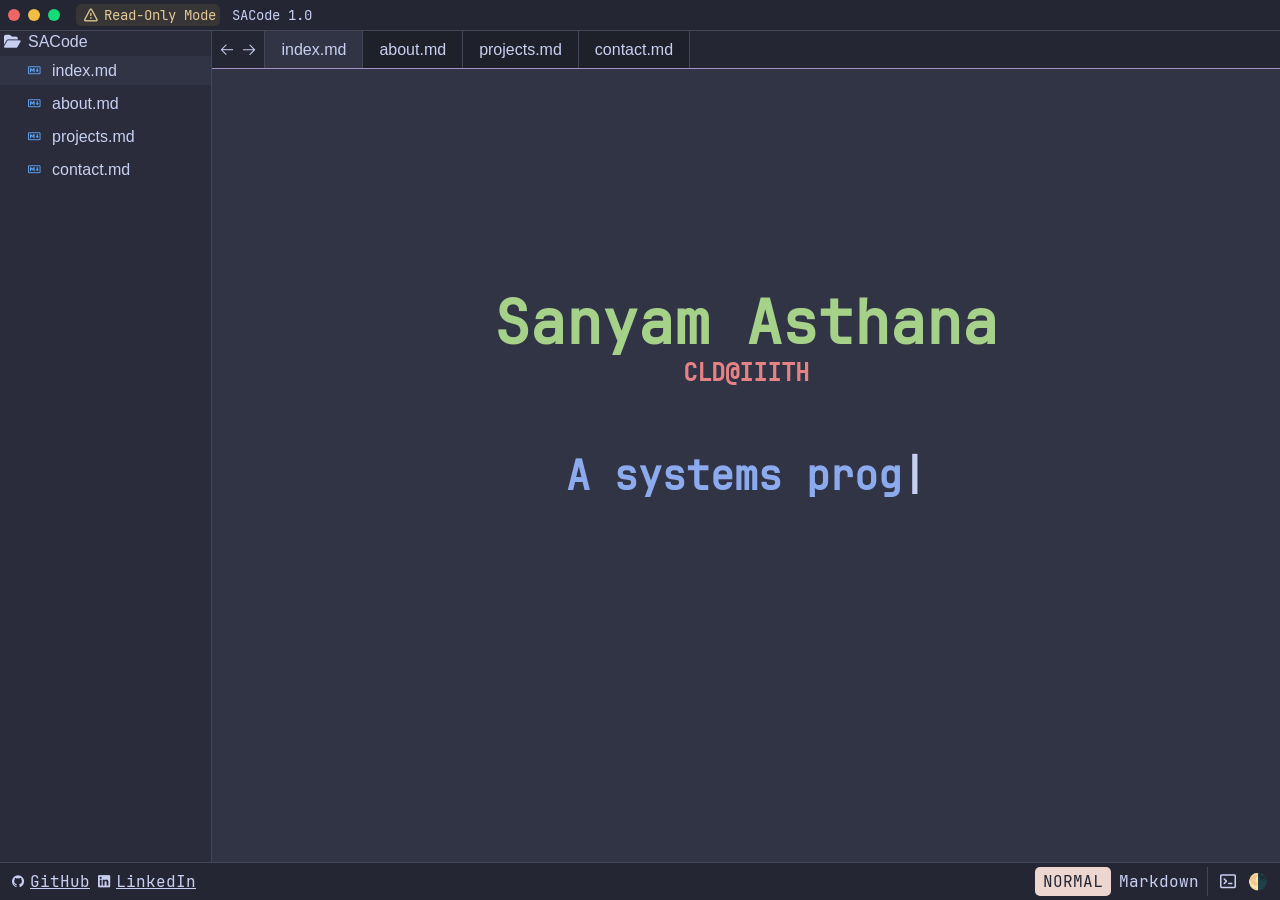
<file: index.html>
<!doctype html>
<html lang="en">
    <head>
        <title>Sanyam Asthana</title>
        <link rel="stylesheet" href="styles.css" type="text/css"/>
        <meta charset="UTF-8">
        <meta name="viewport" content="width=device-width, initial-scale=1.0">
        <meta name="description" content="Sanyam Asthana — dual-degree CS and Computational Linguistics student at IIIT Hyderabad. Systems programmer, NLP researcher, and CTF enthusiast.">
        <meta name="author" content="Sanyam Asthana">
        <meta name="keywords" content="Sanyam Asthana, IIIT Hyderabad, computational linguistics, natural language processing, systems programming, cybersecurity, programming languages">

        <script type="application/ld+json">
           {
             "@context": "https://schema.org",
             "@type": "Person",
             "name": "Sanyam Asthana",
             "email": "sanyam.asthana@gmail.com",
             "url": "https://researchweb.iiit.ac.in/~sanyam.asthana/",
             "sameAs": ["https://github.com/Sanyam-Asthana", "https://www.linkedin.com/in/sanyam-asthana/"]
           }
        </script> <!-- Good for SEO -->

    </head>
    <body id="page-body">

        <header>
                <div id="header-left">
                    <div class="red-circle"></div>
                    <div class="yellow-circle"></div>
                    <div class="green-circle"></div>
                    <h1 class="alert"><span class="nerd-icon"> </span>Read-Only Mode</h1>
                    <h1>SACode 1.0</h1>
                </div>
                <div id="header-right">
                </div>
        </header>
        <main id="main-content">
            <nav id="sidebar">
                <p><span class="nerd-icon"> </span>SACode</p>
                <ul>
                    <li class="focused"><a href="index.html"><span class="nerd-icon md-icon"> </span>index.md</a></li>
                    <li><a href="about.html"><span class="nerd-icon md-icon"> </span>about.md</a></li>
                    <li><a href="projects.html"><span class="nerd-icon md-icon"> </span>projects.md</a></li>
                    <li><a href="contact.html"><span class="nerd-icon md-icon"> </span>contact.md</a></li>
                </ul>
            </nav>
            <section id="content">
                <div id="file-tab-bar">
                    <div id="navigation-arrows">
                        <span class="nerd-icon"></span>
                        <span class="nerd-icon"></span>
                    </div>
                    <div class="file-tab file-tab-focused">
                        <a href="index.html">index.md</a>
                    </div>
                    <div class="file-tab">
                        <a href="about.html">about.md</a>
                    </div>
                    <div class="file-tab">
                        <a href="projects.html">projects.md</a>
                    </div>
                    <div class="file-tab">
                        <a href="contact.html">contact.md</a>
                    </div>
                </div>

                <article id="text" spellcheck="false">
                    <div id="hero">
                        <h1 class="green">Sanyam Asthana</h1>
                        <h2 class="red">CLD@IIITH</h2>

                        <div id="typing-div">
                            <h3 class="blue" id="typing-text"></h3>
                            <h3 class="cursor">|</h3>
                        </div>
                    </div>


                </article>

                <section id="terminal">
                    <div id="terminal-tab-bar">
                        <div class="terminal-tab">
                            SACode - shell
                        </div>
                    </div>
                    <div id="terminal-content">
                        <span class="green">Press 'J' to toggle terminal</span><br>
                        <br>

                        <div class="prompt">
                            <label for="terminal-input" class="blue">shell$</label>
                            <input type="text" id="terminal-input" spellcheck="false">
                        </div>
                    </div>
                </section>
            </section>
        </main>

        <footer>
            <div id="footer-div">
                <div id="footer-left">
                    <span class="nerd-icon"> </span
                    ><a href="#">GitHub</a>

                    <span class="nerd-icon"> </span
                    ><a href="#">LinkedIn</a>
                </div>

                <div id="footer-right">
                    <div id="vim-normal">
                        NORMAL
                    </div>
                    <div id="markdown-text">
                        Markdown
                    </div>

                    <div id="footer-icons">
                        <span class="nerd-icon" onclick="toggleTerminal()" role="button" tabindex="0" aria-label="Toggle Terminal" aria-controls="terminal"> </span>
                        <span class="nerd-icon" id="switch-theme" role="button" tabindex="0" aria-label="Toggle Theme" aria-controls="page-body">🌗</span>
                    </div>
                </div>
            </div>
        </footer>

        <script src="scripts.js"></script>
        <script src="typing.js"></script>
    </body>
</html>
</file>
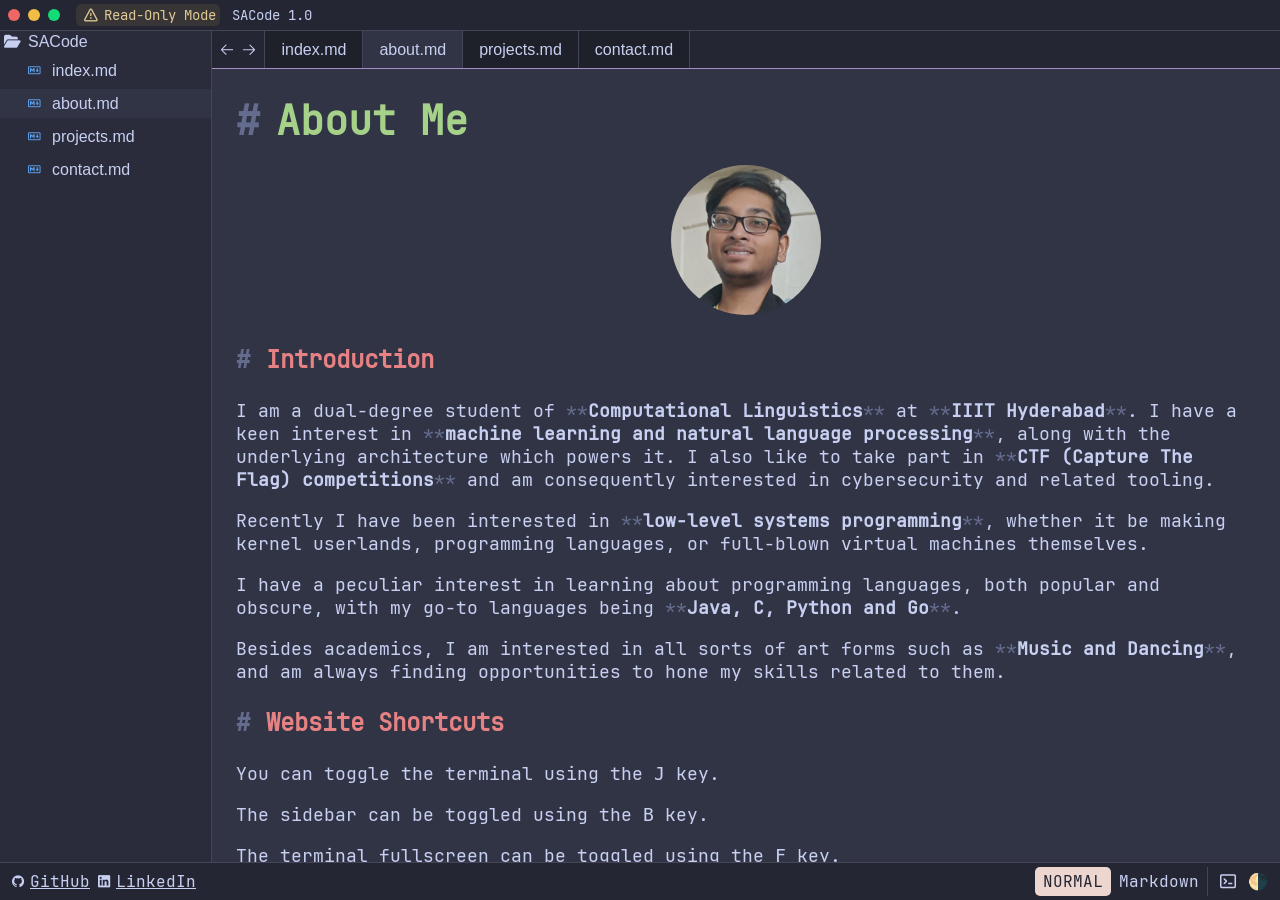
<file: about.html>
<!doctype html>
<html lang="en">
    <head>
        <title>Sanyam Asthana</title>
        <link rel="stylesheet" href="styles.css" type="text/css"/>
        <meta charset="UTF-8">
        <meta name="viewport" content="width=device-width, initial-scale=1.0">
        <meta name="description" content="Sanyam Asthana — dual-degree CS and Computational Linguistics student at IIIT Hyderabad. Systems programmer, NLP researcher, and CTF enthusiast.">
        <meta name="author" content="Sanyam Asthana">
        <meta name="keywords" content="Sanyam Asthana, IIIT Hyderabad, computational linguistics, natural language processing, systems programming, cybersecurity, programming languages">

        <script type="application/ld+json">
           {
             "@context": "https://schema.org",
             "@type": "Person",
             "name": "Sanyam Asthana",
             "email": "sanyam.asthana@gmail.com",
             "url": "https://researchweb.iiit.ac.in/~sanyam.asthana/",
             "sameAs": ["https://github.com/Sanyam-Asthana", "https://www.linkedin.com/in/sanyam-asthana/"]
           }
        </script> <!-- Good for SEO -->

    </head>
    <body id="page-body">

        <header>
                <div id="header-left">
                    <div class="red-circle"></div>
                    <div class="yellow-circle"></div>
                    <div class="green-circle"></div>
                    <h1 class="alert"><span class="nerd-icon"> </span>Read-Only Mode</h1>
                    <h1>SACode 1.0</h1>
                </div>
                <div id="header-right">
                </div>
        </header>
        <main id="main-content">
            <nav id="sidebar">
                <p><span class="nerd-icon"> </span>SACode</p>
                <ul>
                    <li><a href="index.html"><span class="nerd-icon md-icon"> </span>index.md</a></li>
                    <li class="focused"><a href="about.html"><span class="nerd-icon md-icon"> </span>about.md</a></li>
                    <li><a href="projects.html"><span class="nerd-icon md-icon"> </span>projects.md</a></li>
                    <li><a href="contact.html"><span class="nerd-icon md-icon"> </span>contact.md</a></li>
                </ul>
            </nav>
            <section id="content">
                <div id="file-tab-bar">
                    <div id="navigation-arrows">
                        <span class="nerd-icon"></span>
                        <span class="nerd-icon"></span>
                    </div>
                    <div class="file-tab">
                        <a href="index.html">index.md</a>
                    </div>
                    <div class="file-tab file-tab-focused">
                        <a href="about.html">about.md</a>
                    </div>
                    <div class="file-tab">
                        <a href="projects.html">projects.md</a>
                    </div>
                    <div class="file-tab">
                        <a href="contact.html">contact.md</a>
                    </div>
                </div>

                <article id="text" spellcheck="false">
                    <h2><span class="dim">#</span><span class="green">About Me</span></h2>

                    <center>
                        <img src="images/pfp.jpg" alt="profile picture" id="pfp">
                    </center>

                    <section>
                        <h3><span class="dim">#</span><span class="red">Introduction</span></h3>
                        <p>I am a dual-degree student of <span class="bold-md">Computational Linguistics</span> at <span class="bold-md">IIIT Hyderabad</span>. I have a keen interest in <span class="bold-md">machine learning and natural language processing</span>, along with the underlying architecture which powers it. I also like to take part in <span class="bold-md">CTF (Capture The Flag) competitions</span> and am consequently interested in cybersecurity and related tooling.</p>

                        <p>Recently I have been interested in <span class="bold-md">low-level systems programming</span>, whether it be making kernel userlands, programming languages, or full-blown virtual machines themselves.</p>

                        <p>I have a peculiar interest in learning about programming languages, both popular and obscure, with my go-to languages being <span class="bold-md">Java, C, Python and Go</span>.</p>

                        <p>Besides academics, I am interested in all sorts of art forms such as <span class="bold-md">Music and Dancing</span>, and am always finding opportunities to hone my skills related to them.</p>
                    </section>

                    <section>
                        <h3><span class="dim">#</span><span class="red">Website Shortcuts</span></h3>
                        <p>You can toggle the terminal using the <kbd>J</kbd> key.</p>
                        <p>The sidebar can be toggled using the <kbd>B</kbd> key.</p>
                        <p>The terminal fullscreen can be toggled using the <kbd>F</kbd> key.</p>
                    </section>

                    <section id="timeline">
                        <h3 class="red"><span class="dim">#</span>Timeline</h3>
                        <section id="timeline-content">

                            <div class="timeline-left">
                                <div class="timeline-card reveal-section">
                                    <h4>Pre-2015</h4>
                                    <h5>Interest building</h5>
                                    <p>Took part and won in various computer competitions like NCO. This era was very essential for the initial interest building.</p>
                                </div>
                            </div>

                            <div class="timeline-right">
                                <div class="timeline-card reveal-section">
                                    <h4>2015</h4>
                                    <h5>First technical feat</h5>
                                    <p>Rooted my first ever device: A Samsung Galaxy Grand 2 was the victim. Editing game files for currency was peak hacking (for me)</p>
                                </div>
                            </div>

                            <div class="timeline-left">
                                <div class="timeline-card reveal-section">
                                    <h4>2016</h4>
                                    <h5>First "programming" exposure</h5>
                                    <p>Got introduced to MSWLogo. Spent 2 full years on it doing whatever I could with it (even very obscure things!)</p>
                                </div>
                            </div>

                            <div class="timeline-right">
                                <div class="timeline-card reveal-section">
                                    <h4>2017</h4>
                                    <h5>Scratch Era + HTML</h5>
                                    <p>Got introduced to Scratch. Spent 3 years making awesome (according to me) games on it. This era built essential logical and problem-solving skills. I also learnt HTML around this time.</p>
                                </div>
                            </div>

                            <div class="timeline-left">
                                <div class="timeline-card reveal-section">
                                    <h4>2018</h4>
                                    <h5>First "real" programming exposure</h5>
                                    <p>Exposed to Java. Did not explore it at a depth. Wrote small programs, but big enough for my satisfaction back then.</p>
                                </div>
                            </div>

                            <div class="timeline-right">
                                <div class="timeline-card reveal-section">
                                    <h4>2020-2022</h4>
                                    <h5>Covid times</h5>
                                    <p>Further honed my skills in Java through Minecraft modding and plugin creation. I would also learn full frontend at this time, where one of my websites hit an average of 2k users daily.</p>
                                </div>
                            </div>

                            <div class="timeline-left">
                                <div class="timeline-card reveal-section">
                                    <h4>2023</h4>
                                    <h5>Passed 10th grade</h5>
                                    <p>Passed from The Frank Anthony Public School, New Delhi, with have taken part in various intra-school activities.</p>
                                </div>
                            </div>

                            <div class="timeline-right">
                                <div class="timeline-card reveal-section">
                                    <h4>2023</h4>
                                    <h5>DPS RK Puram</h5>
                                    <p>Joined DPS RK Puram and the technology club, Exun Clan</p>
                                </div>
                            </div>

                            <div class="timeline-left">
                                <div class="timeline-card reveal-section">
                                    <h4>2024</h4>
                                    <h5>DPS RK Puram</h5>
                                    <p>Appointed as the President of CubXL, the Cubing Society of DPSRKP, and as the department head of the game development department at Exun.</p>
                                </div>
                            </div>

                            <div class="timeline-right">
                                <div class="timeline-card reveal-section">
                                    <h4>2025</h4>
                                    <h5>Machine Learning</h5>
                                    <p>Became extremely interested in Machine Learning following DeepSeek R1's release.</p>
                                </div>
                            </div>

                            <div class="timeline-left">
                                <div class="timeline-card reveal-section">
                                    <h4>2025</h4>
                                    <h5>DPS RK Puram</h5>
                                    <p>Graduated from the school with a gold medal of academic excellence</p>
                                </div>
                            </div>

                            <div class="timeline-right">
                                <div class="timeline-card reveal-section">
                                    <h4>2025</h4>
                                    <h5>IIIT Hyderabad</h5>
                                    <p>Joined the CLD program at IIIT Hyderabad to further foster my interest in Machine Learning and NLP.</p>
                                </div>
                            </div>

                            <div class="timeline-left">
                                <div class="timeline-card reveal-section">
                                    <h4>2025</h4>
                                    <h5>IIIT Hyderabad</h5>
                                    <p>Got first Research Assistant position</p>
                                </div>
                            </div>

                            <div class="timeline-right">
                                <div class="timeline-card reveal-section">
                                    <h4>2026</h4>
                                    <h5>IIIT Hyderabad</h5>
                                    <p>Founded TRICS (TRuly Incredible Cubing Society) at IIIT, carrying forward the legacy of CubXL.</p>
                                </div>
                            </div>

                            <div class="timeline-left">
                                <div class="timeline-card reveal-section">
                                    <h4>2026</h4>
                                    <h5>IIIT Hyderabad</h5>
                                    <p>Got a Research Assistant position at Virtual Labs, SERC (Software Engineering Research Centre), IIIT-H.</p>
                                </div>
                            </div>

                        </section>
                    </section>
                </article>

                <section id="terminal">
                    <div id="terminal-tab-bar">
                        <div class="terminal-tab">
                            SACode - shell
                        </div>
                    </div>
                    <div id="terminal-content">
                        <span class="green">Press 'J' to toggle terminal</span><br>
                        <br>

                        <div class="prompt">
                            <label for="terminal-input" class="blue">shell$</label>
                            <input type="text" id="terminal-input" spellcheck="false">
                        </div>
                    </div>
                </section>
            </section>
        </main>

        <footer>
            <div id="footer-div">
                <div id="footer-left">
                    <span class="nerd-icon"> </span
                    ><a href="#">GitHub</a>

                    <span class="nerd-icon"> </span
                    ><a href="#">LinkedIn</a>
                </div>

                <div id="footer-right">
                    <div id="vim-normal">
                        NORMAL
                    </div>
                    <div id="markdown-text">
                        Markdown
                    </div>

                    <div id="footer-icons">
                        <span class="nerd-icon" onclick="toggleTerminal()" role="button" tabindex="0" aria-label="Toggle Terminal" aria-controls="terminal"> </span>
                        <span class="nerd-icon" id="switch-theme" role="button" tabindex="0" aria-label="Toggle Theme" aria-controls="page-body">🌗</span>
                    </div>
                </div>
            </div>
        </footer>

        <script src="scripts.js"></script>
    </body>
</html>
</file>
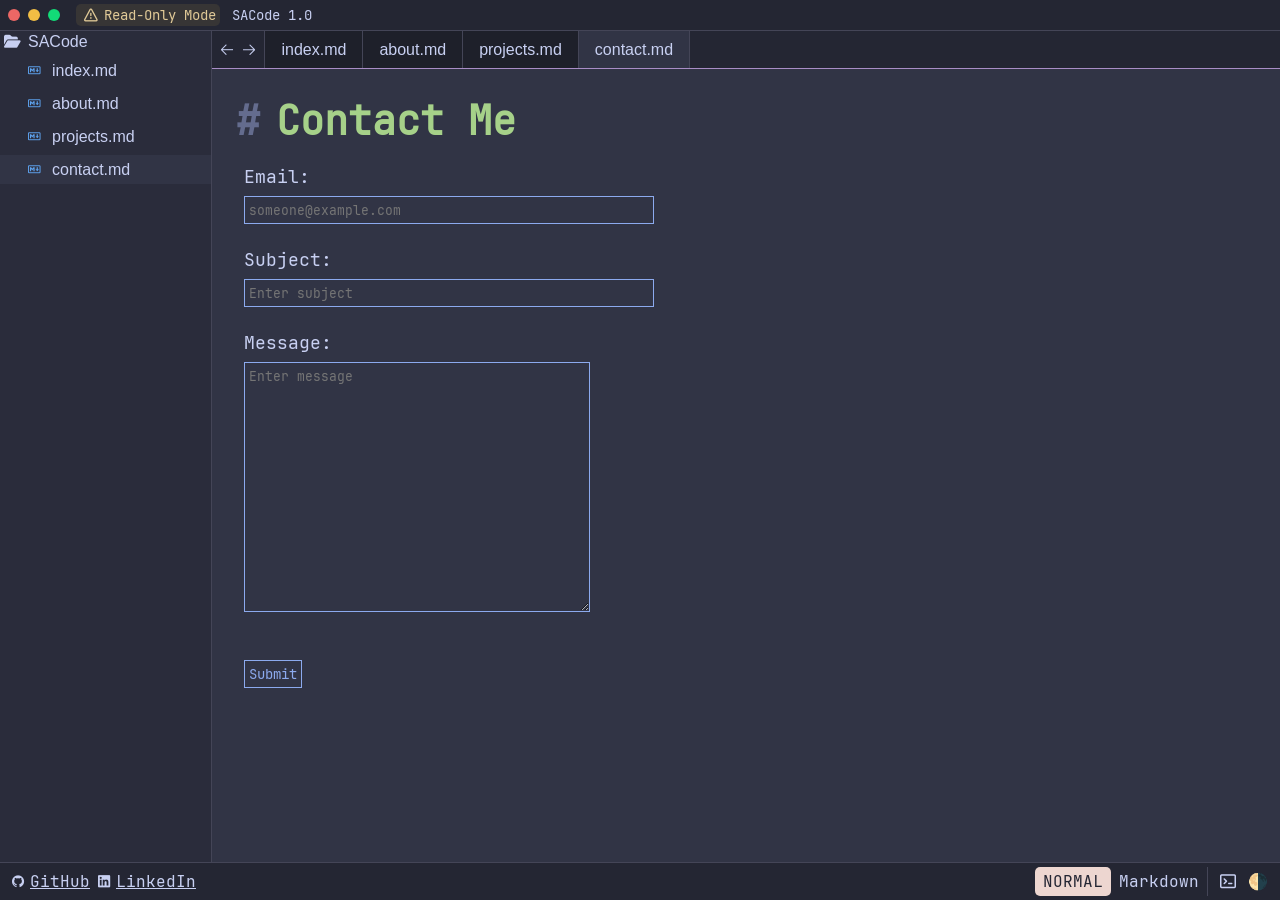
<file: contact.html>
<!doctype html>
<html lang="en">
    <head>
        <title>Sanyam Asthana</title>
        <link rel="stylesheet" href="styles.css" type="text/css"/>
        <meta charset="UTF-8">
        <meta name="viewport" content="width=device-width, initial-scale=1.0">
        <meta name="description" content="Sanyam Asthana — dual-degree CS and Computational Linguistics student at IIIT Hyderabad. Systems programmer, NLP researcher, and CTF enthusiast.">
        <meta name="author" content="Sanyam Asthana">
        <meta name="keywords" content="Sanyam Asthana, IIIT Hyderabad, computational linguistics, natural language processing, systems programming, cybersecurity, programming languages">

        <script type="application/ld+json">
           {
             "@context": "https://schema.org",
             "@type": "Person",
             "name": "Sanyam Asthana",
             "email": "sanyam.asthana@gmail.com",
             "url": "https://researchweb.iiit.ac.in/~sanyam.asthana/",
             "sameAs": ["https://github.com/Sanyam-Asthana", "https://www.linkedin.com/in/sanyam-asthana/"]
           }
        </script> <!-- Good for SEO -->

    </head>
    <body id="page-body">

        <header>
                <div id="header-left">
                    <div class="red-circle"></div>
                    <div class="yellow-circle"></div>
                    <div class="green-circle"></div>
                    <h1 class="alert"><span class="nerd-icon"> </span>Read-Only Mode</h1>
                    <h1>SACode 1.0</h1>
                </div>
                <div id="header-right">
                </div>
        </header>
        <main id="main-content">
            <nav id="sidebar">
                <p><span class="nerd-icon"> </span>SACode</p>
                <ul>
                    <li><a href="index.html"><span class="nerd-icon md-icon"> </span>index.md</a></li>
                    <li><a href="about.html"><span class="nerd-icon md-icon"> </span>about.md</a></li>
                    <li><a href="projects.html"><span class="nerd-icon md-icon"> </span>projects.md</a></li>
                    <li class="focused"><a href="contact.html"><span class="nerd-icon md-icon"> </span>contact.md</a></li>
                </ul>
            </nav>
            <section id="content">
                <div id="file-tab-bar">
                    <div id="navigation-arrows">
                        <span class="nerd-icon"></span>
                        <span class="nerd-icon"></span>
                    </div>
                    <div class="file-tab">
                        <a href="index.html">index.md</a>
                    </div>
                    <div class="file-tab">
                        <a href="about.html">about.md</a>
                    </div>
                    <div class="file-tab">
                        <a href="projects.html">projects.md</a>
                    </div>
                    <div class="file-tab file-tab-focused">
                        <a href="contact.html">contact.md</a>
                    </div>
                </div>

                <article id="text" spellcheck="false">
                    <dialog id="submit-popup">
                        Message Sent!
                    </dialog>

                    <h2 class="green"><span class="dim">#</span>Contact Me</h2>

                    <form>
                        <div class="form-field">
                            <label for="email">Email:</label>
                            <input type="text" id="email" name="email" placeholder="someone@example.com">
                        </div>

                        <div class="form-field">
                            <label for="subject">Subject:</label>
                            <input type="text" id="subject" name="subject" placeholder="Enter subject">
                        </div>

                        <div class="form-field">
                            <label for="message">Message:</label>
                            <textarea id="message" name="message" placeholder="Enter message"></textarea>
                        </div>

                        <span id="error-msg" class="red"></span>

                        <button type="submit" id="submit-button">Submit</button>
                    </form>

                </article>

                <section id="terminal">
                    <div id="terminal-tab-bar">
                        <div class="terminal-tab">
                            SACode - shell
                        </div>
                    </div>
                    <div id="terminal-content">
                        <span class="green">Press 'J' to toggle terminal</span><br>
                        <br>

                        <div class="prompt">
                            <label for="terminal-input" class="blue">shell$</label>
                            <input type="text" id="terminal-input" spellcheck="false">
                        </div>
                    </div>
                </section>
            </section>
        </main>

        <footer>
            <div id="footer-div">
                <div id="footer-left">
                    <span class="nerd-icon"> </span
                    ><a href="#">GitHub</a>

                    <span class="nerd-icon"> </span
                    ><a href="#">LinkedIn</a>
                </div>

                <div id="footer-right">
                    <div id="vim-normal">
                        NORMAL
                    </div>
                    <div id="markdown-text">
                        Markdown
                    </div>

                    <div id="footer-icons">
                        <span class="nerd-icon" onclick="toggleTerminal()" role="button" tabindex="0" aria-label="Toggle Terminal" aria-controls="terminal"> </span>
                        <span class="nerd-icon" id="switch-theme" role="button" tabindex="0" aria-label="Toggle Theme" aria-controls="page-body">🌗</span>
                    </div>
                </div>
            </div>
        </footer>

        <script src="scripts.js"></script>
        <script src="form.js"></script>
    </body>
</html>
</file>
<file: styles.css>
* {
    transition: background-color 0.4s ease-in-out, color 0.4s ease-in-out, border-color 0.4s ease-in-out, box-shadow 0.4s ease-in-out;
}

[data-theme="catpuccin"] {
    --header-bg-color: rgb(36, 38, 51);
    --footer-bg-color: rgb(36, 38, 51);
    --sidebar-bg-color: rgb(42, 44, 59);
    --primary-text: rgb(200, 208, 242);
    --red-circle: rgb(236, 103, 101);
    --yellow-circle: rgb(241, 189, 68);
    --green-circle: rgb(18, 219, 119);
    --primary-border: rgb(68, 69, 87);
    --file-focus-color: rgb(49, 52, 69);
    --sidebar-hover-bg: rgb(60, 63, 80);
    --content-bg-color: rgb(49, 52, 69);
    --html-icon-color: rgb(213, 92, 38);
    --alert-bg-color: rgb(55, 53, 53);
    --alert-text-color: rgb(224, 201, 151);
    --file-tab-deselected: rgb(30, 32, 42);
    --dim-text: rgb(100, 108, 142);
    --md-icon-color: rgb(94, 163, 239);
    --accent-color: rgb(169, 141, 198);
    --vim-normal-bg: rgb(237, 214, 208);
    --syntax-green: #a6d189;
    --syntax-red: #e78284;
    --syntax-blue: #8caaee;

    --text-2xs: 14px;
    --text-xs: 16px;
    --text-sm: 18px;
    --text-md: 24px;
    --text-lg: 40px;
    --text-xl: 50px;
    --text-2xl: 60px;

    --space-2xs: 4px;
    --space-xs: 8px;
    --space-sm: 16px;
    --space-md: 24px;
    --space-lg: 40px;
} /* All colors and text sizes defined here */

[data-theme="monokai"] {
    --header-bg-color: rgb(60, 58, 62);
    --footer-bg-color: rgb(60, 58, 62);
    --sidebar-bg-color: rgb(50, 48, 52);
    --primary-text: rgb(252, 252, 250);
    --red-circle: rgb(236, 103, 101);
    --yellow-circle: rgb(241, 189, 68);
    --green-circle: rgb(18, 219, 119);
    --primary-border: rgb(70, 68, 72);
    --file-focus-color: rgb(60, 58, 61);
    --sidebar-hover-bg: rgb(60, 58, 61);
    --content-bg-color: rgb(44, 42, 46);
    --html-icon-color: rgb(213, 92, 38);
    --alert-bg-color: rgb(55, 53, 53);
    --alert-text-color: rgb(224, 201, 151);
    --file-tab-deselected: rgb(30, 32, 42);
    --dim-text: rgb(100, 108, 142);
    --md-icon-color: rgb(94, 163, 239);
    --accent-color: rgb(249, 218, 120);
    --vim-normal-bg: rgb(237, 214, 208);
    --syntax-green: rgb(179, 219, 130);
    --syntax-red: rgb(237, 108, 137);
    --syntax-blue: rgb(145, 218, 230);

    --text-2xs: 14px;
    --text-xs: 16px;
    --text-sm: 18px;
    --text-md: 24px;
    --text-lg: 40px;
    --text-xl: 50px;
    --text-2xl: 60px;

    --space-2xs: 4px;
    --space-xs: 8px;
    --space-sm: 16px;
    --space-md: 24px;
    --space-lg: 40px;
} /* Monokai Theme */

[data-theme="github-light"] {
    --header-bg-color: rgb(246, 248, 250);
    --footer-bg-color: rgb(246, 248, 250);
    --sidebar-bg-color: rgb(246, 248, 250);
    --primary-text: rgb(32, 35, 40);
    --red-circle: rgb(236, 103, 101);
    --yellow-circle: rgb(241, 189, 68);
    --green-circle: rgb(18, 219, 119);
    --primary-border: rgb(224, 228, 232);
    --file-focus-color: rgb(232, 235, 238);
    --sidebar-hover-bg: rgb(232, 235, 238);
    --content-bg-color: rgb(255, 255, 255);
    --html-icon-color: rgb(213, 92, 38);
    --alert-bg-color: rgb(246, 248, 250);
    --alert-text-color: rgb(147, 105, 33);
    --file-tab-deselected: rgb(246, 248, 250);
    --dim-text: rgb(100, 108, 142);
    --md-icon-color: rgb(94, 163, 239);
    --accent-color: rgb(224, 228, 232);
    --vim-normal-bg: rgb(91, 99, 109);
    --syntax-green: rgb(45, 97, 48);
    --syntax-red: rgb(190, 53, 54);
    --syntax-blue: rgb(33, 79, 168);

    --text-2xs: 14px;
    --text-xs: 16px;
    --text-sm: 18px;
    --text-md: 24px;
    --text-lg: 40px;
    --text-xl: 50px;
    --text-2xl: 60px;

    --space-2xs: 4px;
    --space-xs: 8px;
    --space-sm: 16px;
    --space-md: 24px;
    --space-lg: 40px;
} /* GitHub Light Theme */

@font-face { /* JetBrains Supremacy */
    font-family: 'JetBrainsMono Nerd Font';
    src: url('JetBrainsMonoNerdFont-Subset.woff2') format('woff2');
    font-weight: normal;
    font-style: normal;
}

@media (prefers-reduced-motion: reduce) {
    *, ::before, ::after {
        animation-delay: -1ms !important; /* The delay is set to -1ms so the animation finishes instantly */
        animation-duration: 1ms !important; /* The duration is set to 1ms instead of 0 so the JS does not break */
        scroll-behavior: auto !important; /* Disables smooth scroll on the page */
        transition-duration: 0.1s !important; /* Stripping the transition duration */
        transition-delay: 0s !important; /* Transition delay can be 0. The JS does not break */
    }

    .reveal-section, .timeline-card, .timeline-card p { /* self-explanatory */
        transform: none !important;
        width: 45% !important;
        opacity: 1 !important;
    }
}

body {
    margin: 0;
    font-family: Helvetica, 'Arial', sans-serif;
    color: var(--primary-text);
    height: 100dvh;
    display: flex;
    flex-direction: column;
    overflow: hidden;
    background-color: var(--content-bg-color);
}

a {
    color: var(--primary-text);
    text-decoration: underline;
}

header {
    display: flex;
    justify-content: space-between;
    align-items: center;
    padding-top: var(--space-2xs);
    padding-bottom: var(--space-2xs);
    padding-left: var(--space-xs);
    padding-right: var(--space-xs);
    background-color: var(--header-bg-color);
    border-bottom: 1px solid var(--primary-border);
    font-family: "JetBrainsMono Nerd Font", "Arial", sans-serif;
}

@media screen and (max-width: 395px) {
    header {
        display: none;
    }
}

@keyframes slideHorizontal {
    0% {
        width: 0;
    }

    100% {
        width: 100%;
    }
}

@keyframes slideVertical {
    0% {
        height: 0;
    }

    100% {
    }
}

#header-left {
    display: flex;
    align-items: center;
    gap: var(--space-2xs);
}

#header-right {
    display: flex;
    align-items: center;
    gap: var(--space-2xs);
}

#header-left h1 {
    font-weight: normal;
    margin: 0px;
    margin-left: var(--space-xs);
    font-size: var(--text-2xs);
    line-height: 1;
}

.red-circle {
    width: 12px;
    height: 12px;
    background-color: var(--red-circle);
    border-radius: 100px;
    margin-right: var(--space-2xs);
}

.yellow-circle {
    width: 12px;
    height: 12px;
    background-color: var(--yellow-circle);
    border-radius: 100px;
    margin-right: var(--space-2xs);
}

.green-circle {
    width: 12px;
    height: 12px;
    background-color: var(--green-circle);
    border-radius: 100px;
    margin-right: var(--space-2xs);
}

#main-content {
    display: flex;
    flex: 1;
    overflow: hidden;
    min-height: 0px;
}

#sidebar {
    width: 16.5%;
    background-color: var(--sidebar-bg-color);
    border-right: 1px solid var(--primary-border);
}

@media screen and (max-width: 768px) {
    #sidebar {
        display: none;
        width: 0%;
    }
}

#content {
    width: 83.5%;
    background-color: var(--content-bg-color);
    display: flex;
    flex-direction: column;
    overflow: hidden;
}

@media screen and (max-width: 768px) {
    #content {
        width: 100%;
    }
}

#sidebar ul {
    list-style: none;
    padding: 0px;
    margin: 0px;
}

#sidebar p {
    padding: 0px;
    margin: 0px;
    font-size: var(--text-xs);
}

#sidebar li {
    padding: var(--space-2xs) var(--space-md);
    text-decoration: none;
    margin: var(--space-2xs) 0px;
    font-size: var(--text-xs);
}

#sidebar li:hover {
    background-color: var(--sidebar-hover-bg);
}

#sidebar a {
    text-decoration: none;
}

.nerd-icon {
    padding: 0px var(--space-2xs);
    font-family: "JetBrainsMono Nerd Font", Arial, sans-serif;
}

.md-icon {
    color: var(--md-icon-color);
}

.focused {
    background-color: var(--file-focus-color);
}

.alert {
    color: var(--alert-text-color);
    background-color: var(--alert-bg-color);
    border-radius: 5px;
    padding: var(--space-2xs);
}

#file-tab-bar {
    background-color: var(--header-bg-color);
    color: var(--primary-text);
    display: flex;
    align-items: center;
    border-bottom: 1px solid var(--accent-color);
}

#file-tab-bar a {
    text-decoration: none;
}

#navigation-arrows {
    border-right: 1px solid var(--primary-border);
    padding: var(--space-xs);
    padding-right: var(--space-xs);
    padding-left: var(--space-2xs);
}

@media screen and (max-width: 768px) {
    #navigation-arrows {
        display: none;
    }
}

.file-tab {
    background-color: var(--file-tab-deselected);
    align-self: stretch;
    display: flex;
    align-items: center;
    padding: var(--space-xs) var(--space-sm);
    border-right: 1px solid var(--primary-border);
}

.file-tab-focused {
    background-color: var(--content-bg-color);
}

#text {
    padding-top: var(--space-md);
    margin-left: var(--space-md);
    margin-right: var(--space-md);
    font-size: var(--text-sm);
    overflow-y: auto;
    flex: 1;
    font-family: JetBrainsMono Nerd Font, Arial, sans-serif;
}

@media screen and (max-width: 768px) {
    #project-cards {
        display: flex;
        flex-direction: column;
        align-items: center;
        width: 100%;
        margin: 0;
        padding: 0;
    }
}

.dim {
    color: var(--dim-text);
    margin-right: var(--space-sm);
}

.dim-inline {
    color: var(--dim-text);
}

#footer-div {
    display: flex;
    justify-content: space-between;
    align-items: center;
    padding: var(--space-2xs) var(--space-xs);
    background-color: var(--header-bg-color);
    border-top: 1px solid var(--primary-border);
    font-family: 'JetBrainsMono Nerd Font', Arial, sans-serif;
}

#footer-left {
    display: flex;
    align-items: center;
    gap: var(--space-2xs);
}

#footer-right {
    display: flex;
    align-items: center;
    gap: var(--space-xs);
}

#footer-left h1 {
    font-weight: normal;
    margin: 0px;
    margin-left: var(--space-xs);
    font-size: var(--text-2xs);
    line-height: 1;
}

#vim-normal {
    background-color: var(--vim-normal-bg);
    color: var(--footer-bg-color);
    padding: var(--space-2xs) var(--space-xs);
    border-radius: 5px;
}

#markdown-text {
    border-right: 1px solid var(--primary-border);
    padding-right: var(--space-xs);
    display: flex;
    align-self: stretch;
    align-items: center;
}

.green {
    color: var(--syntax-green) !important;
}

.blue {
    color: var(--syntax-blue) !important;
}

.red {
    color: var(--syntax-red) !important;
}

.content-box {
    border: 1.75px solid var(--syntax-blue);
    padding: var(--space-xs);
}

.bold {
    font-weight: bold;
    display: inline;
}

#text h1 {
    margin: 0px;
    margin-top: var(--space-xs);
    margin-bottom: var(--space-md);
    line-height: 1;
}

#text h2 {
    margin: 0px;
    margin-top: var(--space-xs);
    margin-bottom: var(--space-md);
    line-height: 1;
}

.bold-md {
    font-weight: bold;
}

.bold-md::before,
.bold-md::after {
    content: "**";
    color: var(--dim-text);
    font-weight: normal;
}

#terminal {
    animation: slideVertical 0.5s ease-in;
    height: 275px;
    overflow: auto;
    resize: vertical;
    transition: height 0.4s ease-in-out !important;
    font-family: 'JetBrainsMono Nerd Font', 'Arial', 'sans-serif';
}

#terminal-tab-bar {
    background-color: var(--header-bg-color);
    border-top: 1px solid var(--primary-border);
    border-bottom: 1px solid var(--primary-border);
    display: flex;
    align-items: center;
}

#terminal-content {
    background-color: var(--content-bg-color);
    padding: var(--space-xs);
    outline: none;
    overflow-y: auto;
    height: calc(100% - 60px);
}

.terminal-tab {
    background-color: var(--content-bg-color);
    align-self: stretch;
    display: flex;
    align-items: center;
    padding: var(--space-xs) var(--space-sm);
    border-right: 1px solid var(--primary-border);
}

.hidden {
    height: 0 !important;
    overflow: hidden !important;
}

.hidden-sideways {
    width: 0 !important;
    overflow: hidden !important;
}

.forceshow {
    display: inline !important;
}

.full-width {
    width: 100% !important;
}

@keyframes cursor-blink {
    0% { opacity: 1; }
    50% { opacity: 0; }
    100% { opacity: 1; }
}

.cursor {
    animation: cursor-blink 1s infinite;
}

#terminal-input {
    background-color: var(--content-bg-color);
    color: var(--text-color);
    border: none;
    outline: none;
    width: 100%;
    font-family: 'JetBrainsMono Nerd Font';
    font-size: var(--text-xs);
}

.old-input {
    background-color: var(--content-bg-color);
    color: var(--text-color);
    border: none;
    outline: none;
    width: 100%;
    font-family: 'JetBrainsMono Nerd Font';
    font-size: var(--text-xs);
}

.prompt {
    gap: var(--space-xs);
    display: flex;
    align-items: center;
    white-space: pre-wrap;
    word-wrap: break-word;
}

.fullscreen {
    height: 100vh !important;
}

h2 {
    font-size: var(--text-lg);
}

h3 {
    font-size: var(--text-md);
}

#timeline-content {
    margin-top: var(--space-md);
    display: flex;
    flex-direction: column;
    gap: var(--space-md);
    width: 100%;
    margin-bottom: var(--space-md);
}

@media screen and (max-width: 768px) {
    #timeline-content {
        margin-top: var(--space-md);
        display: flex;
        flex-direction: column;
        gap: var(--space-md);
        justify-content: center;
        align-items: center;
    }
}

.timeline-card {
    text-align: center;
    padding: var(--space-md);
    border: 1.75px solid var(--syntax-blue);
    width: 60%;
    box-shadow: 5px 5px 0px 0px var(--syntax-blue);
    transition: all 0.3s ease;
    margin-left: var(--space-md);
    margin-right: var(--space-md);
}

.timeline-card:hover {
    box-shadow: 0px 0px 0px 0px;
    transform: translateX(5px) translateY(5px);
    transition: all 0.3s ease;
}

.timeline-card h4 {
    color: var(--syntax-green);
}

.timeline-card h5 {
    color: var(--syntax-red);
}

.timeline-card p {
    max-height: 0;
    opacity: 0;
    transition: all 0.3s ease;
}

.timeline-card:hover p {
    max-height: 200px;
    opacity: 1;
    transition: all 0.3s ease;
}

.show {
    opacity: 1 !important;
    width: 60% !important;
}

.reveal-section {
    opacity: 0;
    width: 10%;
    transition: all 0.8s cubic-bezier(0.25, 1, 0.5, 1);
}

.timeline-left {
    display: flex;
    flex-direction: row;
    justify-content: flex-start;
    width: 100%;
}

.timeline-right {
    display: flex;
    flex-direction: row;
    justify-content: flex-end;
    width: 100%;
}

.project-card {
    border: 1.75px solid var(--syntax-blue);
    width: 80%;
    padding: var(--space-md);
    box-shadow: 5px 5px 0px 0px var(--syntax-blue);
    transition: all 0.3s ease;
    margin: var(--space-lg);
}

.project-card:hover {
    box-shadow: 0px 0px 0px 0px;
    transform: translateX(5px) translateY(5px);
    transition: all 0.3s ease;
}

.project-title {
    color: var(--syntax-red);
}

.project-stack {
    color: var(--syntax-green);
}

.project-card .project-description {
    opacity: 0;
    max-height: 0;
    transition: all 0.3s ease;
}

.project-card:hover .project-description {
    opacity: 1;
    max-height: 1000px;
    transition: all 0.3s ease;
}

.project-card ul {
    display: flex;
    gap: var(--space-md);
    list-style: none;
    padding: 0;
    flex-wrap: wrap;
}

.project-header {
    display: flex;
    flex-direction: row;
    justify-content: space-between;
    align-items: center;
}

.project-header-left {
    justify-content: flex-start;
    align-items: center;
}

.project-header-right {
    justify-content: flex-end;
    align-items: center;
}

.project-header-right img {
    width: 100px;
}

@media screen and (max-width: 768px) {
    .project-header-right img {
        width: 70px;
    }
}

.selector-tags {
    display: flex;
    flex-direction: row;
    gap: var(--space-xs);
    flex-wrap: wrap;
    row-gap: var(--space-md);
}

.selector-tag input {
    display: none;
    cursor: pointer;
}

.selector-tag label {
    border: 1.75px solid var(--syntax-blue);
    color: var(--syntax-blue);
    padding: var(--space-2xs);
    cursor: pointer;
}

.selector-tag label:hover {
    background-color: var(--syntax-blue);
    color: var(--content-bg-color);
}

.selector-tag input:checked + label {
    background-color: var(--syntax-blue) !important;
    color: var(--content-bg-color) !important;
}

@media screen and (max-width: 768px) {
    #project-cards {
        margin: 0 auto;
        padding: 0;
    }
}

#hero {
    margin-top: 200px;
    display: flex;
    flex-direction: column;
    align-items: center;
    justify-content: center;
}

#hero h1 {
    color: var(--syntax-green);
    font-size: var(--text-2xl);
    line-height: 1;
    margin: 0;
    animation: slide-up 1s ease-in;
    animation-fill-mode: backwards;
}

#hero h3 {
    font-size: var(--text-lg);
}

#typing-div {
    display: flex;
    flex-direction: row;
    animation: slide-up 1s ease-in;
    animation-delay: 1s;
    animation-fill-mode: backwards;
}

#hero h2 {
    font-size: var(--text-md);
    animation: slide-up 1s ease-in;
    animation-delay: 0.5s;
    animation-fill-mode: backwards;
}

@media screen and (max-width: 768px) {
    #hero h1 {
        font-size: var(--text-lg);
    }

    #hero h3 {
        font-size: var(--text-md);
    }
}

@media screen and (max-width: 768px) {
    #vim-normal {
        display: none;
    }
    #markdown-text {
        display: none;
    }
}

#typing-div {
    display: flex;
    flex-direction: row;
}

@media screen and (max-width: 768px) {
    #typing-text {
        font-size: var(--text-md);
    }
    #cursor {
        font-size: var(--text-md);
    }
}

form input[type=text] {
    background-color: var(--content-bg-color);
    border: 1.75px solid var(--syntax-blue);
    color: var(--primary-text);
    font-family: 'JetBrainsMono Nerd Font', Arial, sans-serif;
    padding: var(--space-2xs);
    width: 50ch;
    outline: none;
}

@media screen and (max-width: 768px) {
    form input[type=text] {
        width: 40ch;
    }
}

form input[type=text]:focus-visible {
    outline: 1.75px solid var(--syntax-red);
    outline-offset: 2px;
}

textarea {
    background-color: var(--content-bg-color);
    border: 1.75px solid var(--syntax-blue);
    color: var(--primary-text);
    font-family: 'JetBrainsMono Nerd Font', Arial, sans-serif;
    padding: var(--space-2xs);
    width: 42ch;
    height: 30ch;
    outline: none;
}

@media screen and (max-width: 768px) {
    textarea {
        width: 33ch;
    }
}

textarea:focus-visible {
    outline: 1.75px solid var(--syntax-red);
    outline-offset: 2px;
}

.form-field {
    display: flex;
    flex-direction: column;
    gap: var(--space-xs);
}

form {
    margin-left: var(--space-xs);
    display: flex;
    flex-direction: column;
    gap: var(--space-md);
}

form button {
    background-color: var(--content-bg-color);
    color: var(--syntax-blue);
    border: 1.75px solid var(--syntax-blue);
    width: fit-content;
    font-family: 'JetBrainsMono Nerd Font', Arial, sans-serif;
    padding: var(--space-2xs);
    font-size: var(--text-2xs);
}

form button:hover {
    background-color: var(--syntax-blue);
    color: var(--content-bg-color) !important;
}

#submit-popup {
    position: fixed;
    padding: var(--space-xs);
    font-size: var(--text-xl);
    border: 1.75px solid var(--syntax-blue);
    color: var(--syntax-green);
    background-color: var(--content-bg-color);
    cursor: pointer;
}

#submit-popup::backdrop {
    background-color: rgba(0, 0, 0, 0.5);
    backdrop-filter: blur(3px);
}

@keyframes slide-up {
    from {
        transform: translateY(var(--space-md));
        opacity: 0;
    }

    to {
        transform: translateY(0);
        opacity: 1;
    }
}

#pfp {
    width: 150px;
    border-radius: 100px;
}
</file>
